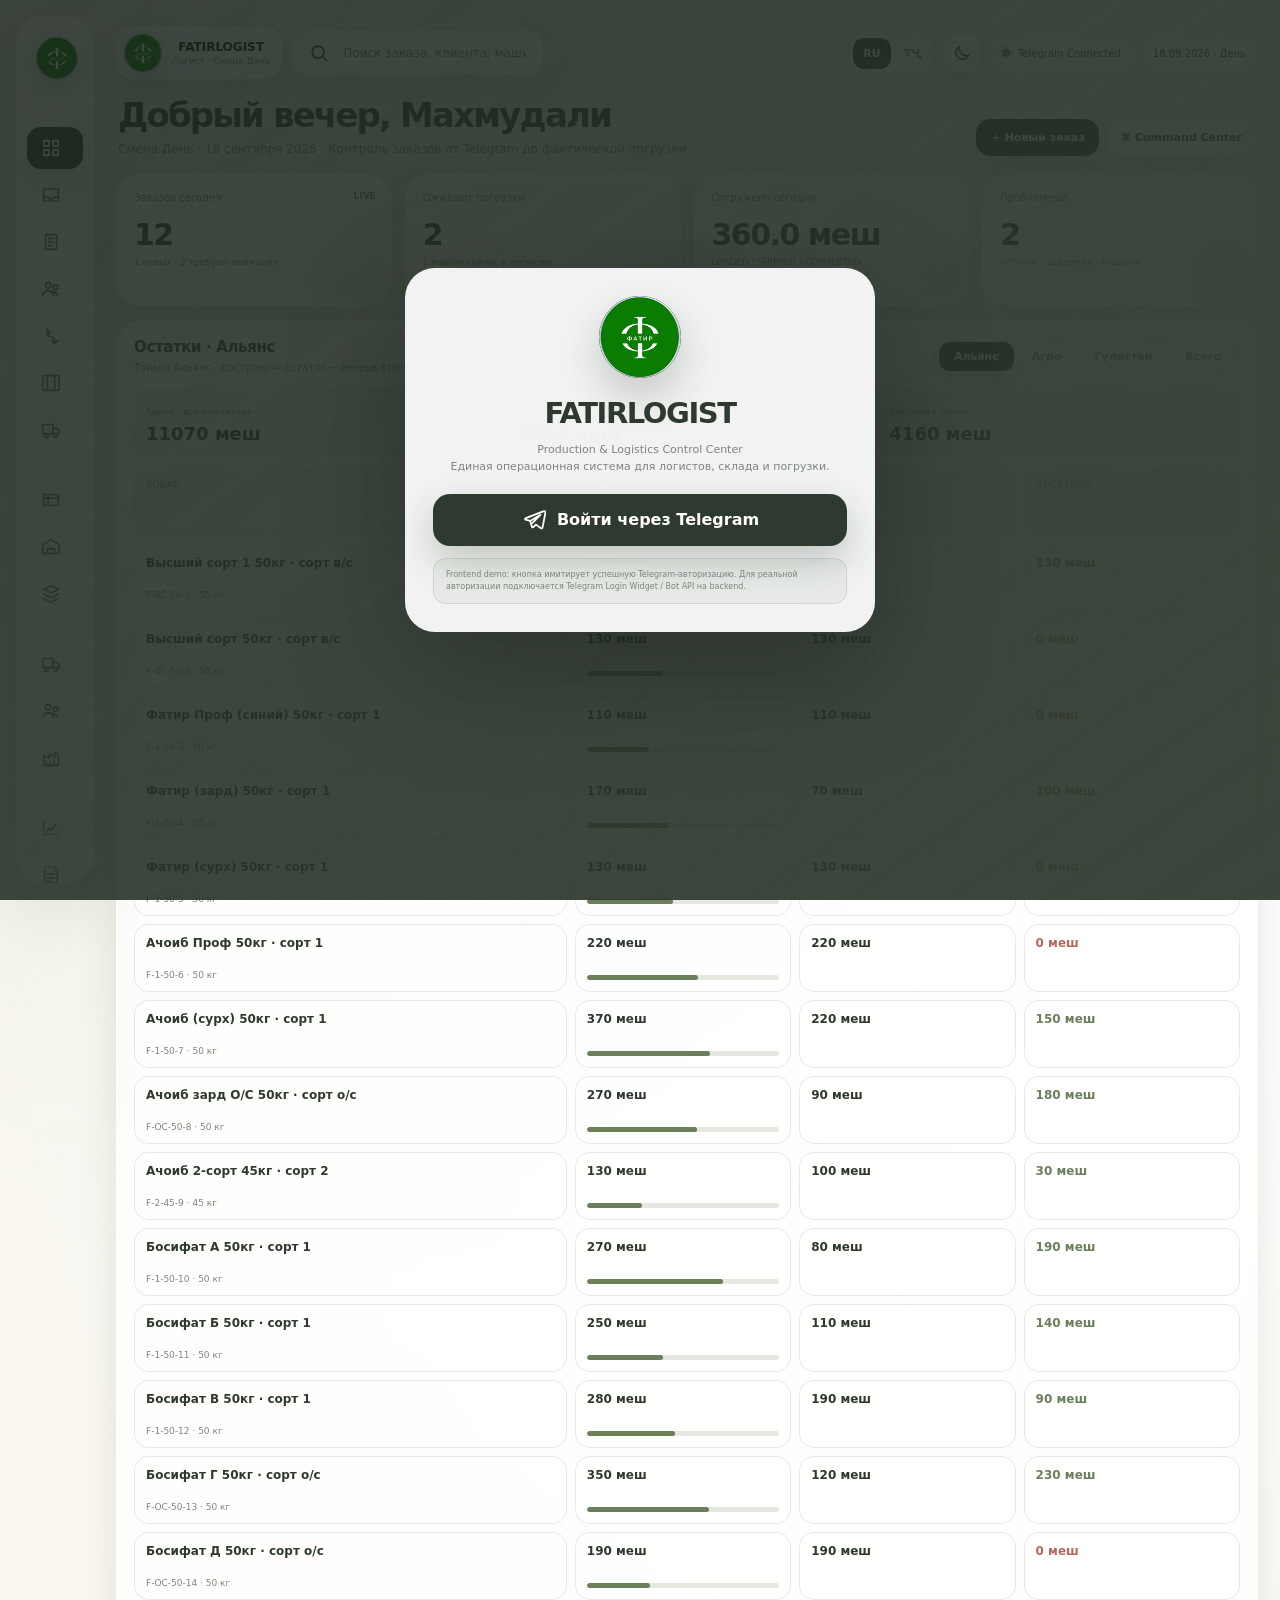
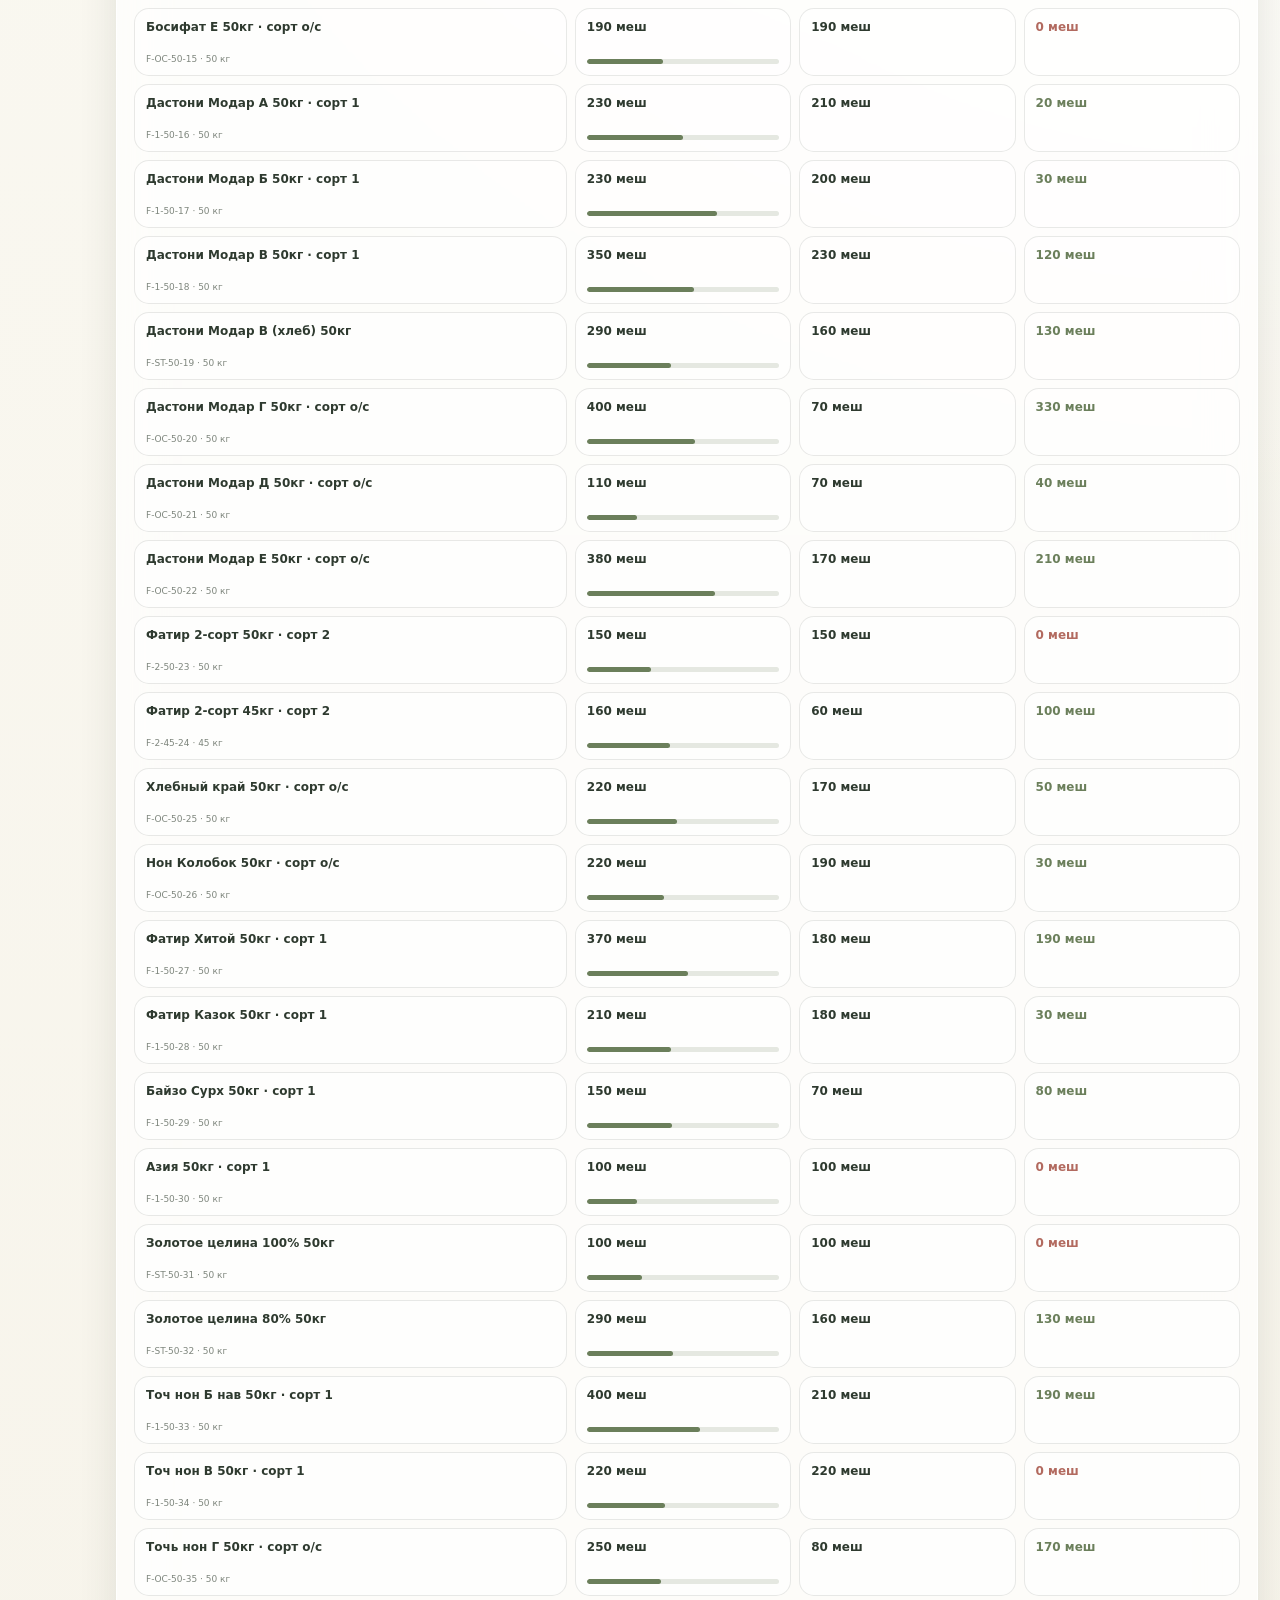
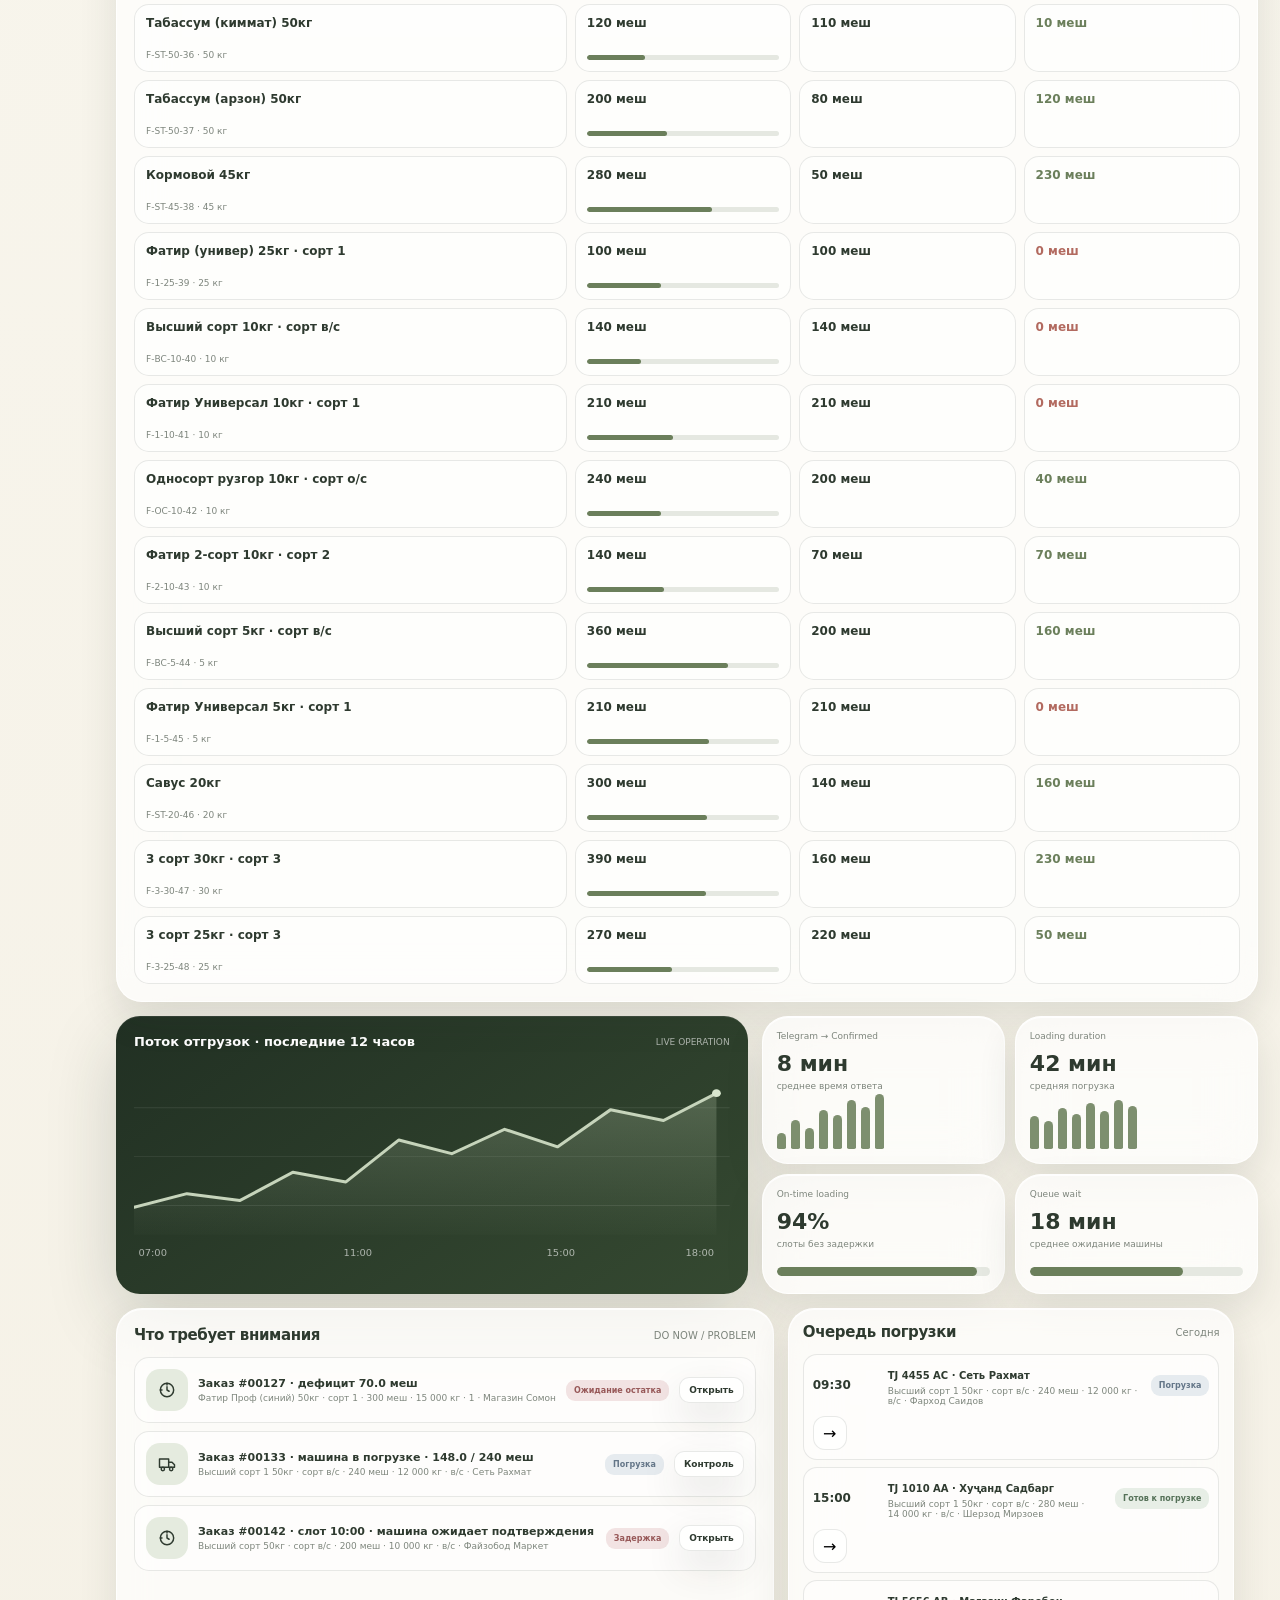
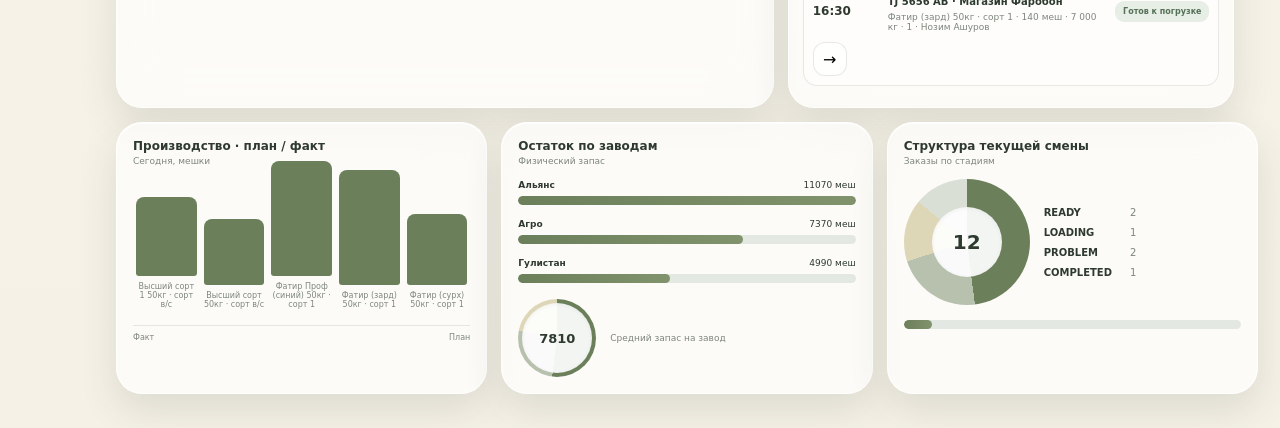
<file: index.html>
<!doctype html>
<html lang="ru">
<head>
<meta charset="utf-8">
<meta name="viewport" content="width=device-width,initial-scale=1,viewport-fit=cover">
<meta name="theme-color" content="#2E3A2F">
<title>FATIRLOGIST — Production & Logistics Control Center</title>
<link rel="stylesheet" href="css/styles.css">
<link rel="stylesheet" href="css/themes.css">
<script src="js/theme.js"></script>
</head>
<body>
<div id="loginLayer" class="login-bg">
  <div class="login-card">
    <div class="login-logo" style="overflow:hidden"><img src="assets/logo.png" alt="Фатир" style="width:100%;height:100%;object-fit:cover;border-radius:inherit;display:block"></div>
    <h1>FATIRLOGIST</h1>
    <p>Production & Logistics Control Center<br>Единая операционная система для логистов, склада и погрузки.</p>
    <button class="telegram-login" onclick="loginTelegram()"><span class="icon" style="color:white"><svg viewBox="0 0 24 24" width="24" height="24" fill="none" stroke="currentColor" stroke-width="1.8"><path d="M21.2 3.4 3.9 10.1c-1.2.5-1.1 1.2-.2 1.5l4.4 1.4 1.7 5.3c.2.6.1.9.7 1 .5.1.8-.1 1.1-.4l2.4-2.3 4.9 3.6c.9.5 1.5.2 1.7-.8l2.8-14.8c.3-1.2-.5-1.7-1.2-1.2Z"/><path d="m8.1 13 10.8-6.6-8.9 8.9"/></svg></span>Войти через Telegram</button>
    <div class="demo-note">Frontend demo: кнопка имитирует успешную Telegram-авторизацию. Для реальной авторизации подключается Telegram Login Widget / Bot API на backend.</div>
  </div>
</div>

<div id="drawerBg" class="drawer-bg" onclick="closeDrawer(event)">
  <aside class="mobile-drawer" onclick="event.stopPropagation()">
    <div class="drawer-head"><div class="drawer-brand"><div class="round-logo" style="overflow:hidden"><img src="assets/logo.png" alt="Фатир" style="width:100%;height:100%;object-fit:cover;border-radius:inherit;display:block"></div><div><b>FATIRLOGIST</b><small>Logistics Control Center</small></div></div><button class="close" onclick="closeDrawer()">×</button></div>
    <div class="drawer-tools"><div class="lang-switch" role="group" aria-label="Язык"><button data-lang="ru" onclick="setLang('ru')">RU</button><button data-lang="tg" onclick="setLang('tg')">ТҶ</button></div><button class="icon-btn theme-btn" onclick="toggleTheme()" title="Светлая / тёмная тема" aria-label="Theme"><svg class="i-moon" viewBox="0 0 24 24" width="20" height="20" fill="none" stroke="currentColor" stroke-width="1.8" stroke-linecap="round" stroke-linejoin="round"><path d="M20 14.5A8 8 0 0 1 9.5 4a8 8 0 1 0 10.5 10.5Z"/></svg><svg class="i-sun" viewBox="0 0 24 24" width="20" height="20" fill="none" stroke="currentColor" stroke-width="1.8" stroke-linecap="round"><circle cx="12" cy="12" r="4"/><path d="M12 3v2M12 19v2M3 12h2M19 12h2M5.6 5.6 7 7M17 17l1.4 1.4M5.6 18.4 7 17M17 7l1.4-1.4"/></svg></button></div><div class="drawer-section">Основное</div><nav id="drawerNav" class="drawer-nav"></nav>
  </aside>
</div>

<div class="app">
  <aside class="desktop-sidebar">
    <div class="side-brand"><div class="round-logo" style="overflow:hidden"><img src="assets/logo.png" alt="Фатир" style="width:100%;height:100%;object-fit:cover;border-radius:inherit;display:block"></div><div class="brand-text"><b>FATIRLOGIST</b><span>Operations Control Center</span></div></div>
    <div id="sideNav"></div>
    <div class="side-footer"><div class="system-pill"><span class="system-dot"></span><span>Telegram Connected</span></div></div>
  </aside>
  <main class="main"><div class="shell">
    <header class="topbar">
      <div class="top-left">
        <button class="profile-trigger" onclick="openDrawer()"><div class="round-logo" style="overflow:hidden"><img src="assets/logo.png" alt="Фатир" style="width:100%;height:100%;object-fit:cover;border-radius:inherit;display:block"></div><div class="profile-meta"><b>FATIRLOGIST</b><small>Логист · Смена День</small></div></button>
        <div class="searchbar"><span class="icon"><svg viewBox="0 0 24 24" width="22" height="22" fill="none" stroke="currentColor" stroke-width="1.8"><circle cx="11" cy="11" r="6.5"/><path d="m16 16 4.5 4.5"/></svg></span><input id="globalSearch" placeholder="Поиск заказа, клиента, машины..." oninput="globalSearch(this.value)"></div>
      </div>
      <div class="top-right"><div class="lang-switch" role="group" aria-label="Язык"><button data-lang="ru" onclick="setLang('ru')">RU</button><button data-lang="tg" onclick="setLang('tg')">ТҶ</button></div><button class="icon-btn theme-btn" onclick="toggleTheme()" title="Светлая / тёмная тема" aria-label="Theme"><svg class="i-moon" viewBox="0 0 24 24" width="20" height="20" fill="none" stroke="currentColor" stroke-width="1.8" stroke-linecap="round" stroke-linejoin="round"><path d="M20 14.5A8 8 0 0 1 9.5 4a8 8 0 1 0 10.5 10.5Z"/></svg><svg class="i-sun" viewBox="0 0 24 24" width="20" height="20" fill="none" stroke="currentColor" stroke-width="1.8" stroke-linecap="round"><circle cx="12" cy="12" r="4"/><path d="M12 3v2M12 19v2M3 12h2M19 12h2M5.6 5.6 7 7M17 17l1.4 1.4M5.6 18.4 7 17M17 7l1.4-1.4"/></svg></button><div class="top-pill"><span class="green-dot"></span>Telegram Connected</div><div class="top-pill">18.09.2026 · День</div></div>
    </header>

    <section id="dashboard" class="page active"></section>
    <section id="telegram" class="page"></section>
    <section id="orders" class="page"></section>
    <section id="clients" class="page"></section>
    <section id="consolidated" class="page"></section>
    <section id="board" class="page"></section>
    <section id="loading" class="page"></section>
    <section id="stock" class="page"></section>
    <section id="warehouse" class="page"></section>
    <section id="products" class="page"></section>
    <section id="vehicles" class="page"></section>
    <section id="logisticians" class="page"></section>
    <section id="warehouseManagers" class="page"></section>
    <section id="analytics" class="page"></section>
    <section id="reports" class="page"></section>
    <section id="notifications" class="page"></section>
    <section id="audit" class="page"></section>
    <section id="codes" class="page"></section>
    <section id="settings" class="page"></section>
  </div></main>
</div>

<nav id="mobileBottom" class="mobile-bottom"></nav>
<div id="modal" class="modal-bg" onclick="if(event.target===this)closeModal()"><div id="modalContent" class="modal"></div></div>
<div id="toast" class="toast"></div>


<script src="js/data.js"></script>
<script src="js/core.js"></script>
<script src="js/actions.js"></script>
<script src="js/shell.js"></script>
<script src="i18n/tg.js"></script>
<script src="js/i18n.js"></script>
</body>
</html>
</file>
<file: css/styles.css>
:root{
  --dark:#2E3A2F;--dark2:#1f2921;--green:#6B7F5B;--bg:#F8F6EE;--paper:#fffdf7;
  --glass:rgba(255,255,255,.70);--glass2:rgba(255,255,255,.52);--line:rgba(46,58,47,.11);
  --muted:#7d857c;--shadow:0 24px 70px rgba(46,58,47,.12),0 4px 18px rgba(46,58,47,.06);
  --shadow2:0 16px 38px rgba(46,58,47,.12), inset 0 1px 0 rgba(255,255,255,.84);
  --r:26px;--ok:#5e815f;--warn:#a47b3e;--danger:#a96060;--info:#65788d;--purple:#7a6fb3;
}
*{box-sizing:border-box}html,body{margin:0;min-height:100%;font-family:Inter,ui-sans-serif,system-ui,-apple-system,BlinkMacSystemFont,"Segoe UI",sans-serif;background:
radial-gradient(circle at 12% -8%,rgba(107,127,91,.18),transparent 30%),
radial-gradient(circle at 95% 18%,rgba(255,255,255,.9),transparent 28%),
linear-gradient(180deg,#fbfaf4 0%,#f5f1e6 100%);color:var(--dark)}
button,input,select,textarea{font:inherit}button{cursor:pointer}a{text-decoration:none;color:inherit}
::-webkit-scrollbar{width:9px;height:9px}::-webkit-scrollbar-thumb{background:rgba(46,58,47,.16);border-radius:99px}
.app{min-height:100vh;display:flex}.desktop-sidebar{position:fixed;z-index:50;left:16px;top:16px;bottom:16px;width:78px;padding:12px 10px;border:1px solid rgba(255,255,255,.84);border-radius:28px;background:rgba(255,255,255,.57);backdrop-filter:blur(26px);box-shadow:var(--shadow);overflow:hidden;transition:.28s ease}.desktop-sidebar:hover{width:270px}.side-brand{height:58px;display:flex;align-items:center;gap:11px;padding:0 9px;border-bottom:1px solid rgba(46,58,47,.07);margin-bottom:12px}.round-logo{width:42px;height:42px;border-radius:50%;display:grid;place-items:center;background:linear-gradient(145deg,#2E3A2F,#53664c);color:white;font-weight:800;font-size:12px;box-shadow:0 8px 20px rgba(46,58,47,.2);flex:0 0 auto}.brand-text{white-space:nowrap;opacity:0;transition:.2s}.desktop-sidebar:hover .brand-text{opacity:1}.brand-text b{display:block;font-size:14px;letter-spacing:-.02em}.brand-text span{display:block;margin-top:2px;font-size:10px;color:var(--muted)}
.nav-section{padding:13px 10px 5px;font-size:9px;text-transform:uppercase;letter-spacing:.15em;color:#9ba09a;white-space:nowrap;opacity:0}.desktop-sidebar:hover .nav-section{opacity:1}.side-nav{display:flex;flex-direction:column;gap:5px}.side-nav button{height:42px;border:0;background:transparent;color:#5e675f;border-radius:14px;display:flex;align-items:center;gap:12px;padding:0 11px;text-align:left;white-space:nowrap}.side-nav button:hover{background:rgba(107,127,91,.09);color:var(--dark)}.side-nav button.active{background:var(--dark);color:#fff;box-shadow:0 10px 26px rgba(46,58,47,.17)}.icon{width:26px;height:26px;display:grid;place-items:center;flex:0 0 26px}.side-nav span{opacity:0;transition:.2s;font-size:11px;font-weight:650}.desktop-sidebar:hover .side-nav span{opacity:1}.side-footer{position:absolute;left:10px;right:10px;bottom:12px}.system-pill{height:40px;border:1px solid var(--line);background:rgba(255,255,255,.45);border-radius:13px;display:flex;align-items:center;gap:9px;padding:0 10px;font-size:10px;white-space:nowrap}.system-dot{width:7px;height:7px;background:#5f885f;border-radius:50%;box-shadow:0 0 0 4px rgba(95,136,95,.10)}.system-pill span:last-child{opacity:0}.desktop-sidebar:hover .system-pill span:last-child{opacity:1}
.main{width:100%;padding:18px 22px 34px 116px}.shell{max-width:1640px;margin:auto}.topbar{height:70px;display:flex;align-items:center;justify-content:space-between;gap:14px;margin-bottom:7px}.top-left{display:flex;align-items:center;gap:10px;min-width:0}.profile-trigger{display:flex;align-items:center;gap:10px;border:1px solid rgba(255,255,255,.84);background:rgba(255,255,255,.65);backdrop-filter:blur(24px);border-radius:18px;padding:6px 11px 6px 7px;box-shadow:var(--shadow2)}.profile-trigger .round-logo{width:38px;height:38px;font-size:11px}.profile-meta b{display:block;font-size:12px}.profile-meta small{display:block;margin-top:2px;font-size:9px;color:var(--muted)}.searchbar{min-width:250px;max-width:440px;flex:1;display:flex;align-items:center;gap:9px;border:1px solid rgba(255,255,255,.9);background:rgba(255,255,255,.60);backdrop-filter:blur(18px);height:44px;border-radius:16px;padding:0 13px;box-shadow:var(--shadow2)}.searchbar input{width:100%;border:0;outline:0;background:transparent;font-size:12px;color:var(--dark)}.top-right{display:flex;align-items:center;gap:8px}.top-pill{height:39px;border:1px solid var(--line);background:rgba(255,255,255,.54);backdrop-filter:blur(18px);border-radius:14px;display:flex;align-items:center;gap:8px;padding:0 11px;font-size:10px;white-space:nowrap}.green-dot{width:8px;height:8px;border-radius:50%;background:#5f885f;box-shadow:0 0 0 4px rgba(95,136,95,.10)}.icon-btn{width:44px;height:44px;border-radius:14px;border:1px solid var(--line);background:rgba(255,255,255,.58);display:grid;place-items:center;color:var(--dark);box-shadow:var(--shadow2)}
.page{display:none}.page.active{display:block}.hero-row{display:flex;align-items:flex-end;justify-content:space-between;gap:16px;margin:6px 2px 18px}.hero h1{margin:0;font-size:34px;letter-spacing:-.055em}.hero p{margin:7px 0 0;color:var(--muted);font-size:12px}.hero-actions{display:flex;gap:8px;flex-wrap:wrap}.btn{border:1px solid var(--line);background:rgba(255,255,255,.68);color:var(--dark);border-radius:14px;padding:10px 13px;font-size:11px;font-weight:720;box-shadow:var(--shadow2);transition:.18s}.btn:hover{transform:translateY(-1px)}.btn.primary{background:var(--dark);border-color:var(--dark);color:white;box-shadow:0 12px 25px rgba(46,58,47,.18)}.btn.ghost{background:rgba(255,255,255,.36);box-shadow:none}.btn.danger{color:#915252}.btn.mini{padding:7px 9px;font-size:9px;border-radius:10px}
.glass{background:var(--glass);border:1px solid rgba(255,255,255,.82);backdrop-filter:blur(24px);box-shadow:var(--shadow2);border-radius:var(--r)}
.metrics{display:grid;grid-template-columns:repeat(4,1fr);gap:13px;margin-bottom:14px}.metric{padding:17px;min-height:132px;position:relative;overflow:hidden}.metric:after{content:"";position:absolute;right:-30px;bottom:-35px;width:120px;height:120px;border-radius:50%;background:radial-gradient(circle,rgba(107,127,91,.16),transparent 65%)}.metric .label{font-size:10px;color:var(--muted)}.metric .num{margin-top:14px;font-size:30px;font-weight:800;letter-spacing:-.05em}.metric .sub{margin-top:5px;font-size:9px;color:var(--muted)}.metric .spark{position:absolute;right:15px;top:16px;font-size:9px;color:var(--green);font-weight:700}
.section-card{padding:17px}.section-head{display:flex;align-items:center;justify-content:space-between;gap:10px;margin-bottom:13px}.section-head h3{margin:0;font-size:15px;letter-spacing:-.025em}.section-head small{font-size:10px;color:var(--muted)}
.factory-stock{margin-bottom:14px}.factory-grid{display:grid;grid-template-columns:1.1fr repeat(5,.78fr);gap:8px;align-items:stretch}.factory-cell{padding:11px;border-radius:15px;background:rgba(255,255,255,.52);border:1px solid var(--line);min-height:68px;display:flex;flex-direction:column;justify-content:flex-start;gap:2px}.factory-cell.head{background:rgba(46,58,47,.045);font-size:9px;text-transform:uppercase;letter-spacing:.07em;color:#828a82}.factory-cell b{font-size:12px;line-height:1.3;white-space:nowrap;overflow:hidden;text-overflow:ellipsis}.factory-cell small{display:block;margin-top:auto;padding-top:4px;color:var(--muted);font-size:9px}.stock-progress{height:5px;background:#e5e8e1;border-radius:99px;overflow:hidden;margin-top:7px}.stock-progress i{height:100%;display:block;background:var(--green);border-radius:inherit}.factory-cell .stock-progress{margin-top:auto}
.bento{display:grid;grid-template-columns:1.12fr .88fr;gap:14px}.chart-dark{background:linear-gradient(145deg,#213023,#354931);color:white;border-radius:24px;padding:18px;min-height:265px;box-shadow:0 24px 70px rgba(29,47,32,.18),inset 0 1px rgba(255,255,255,.08)}.chart-dark .muted{color:rgba(255,255,255,.62)}.chart-title{display:flex;justify-content:space-between;align-items:center;margin-bottom:10px}.chart-title b{font-size:13px}.chart-title span{font-size:9px;color:rgba(255,255,255,.62)}svg.chart{width:100%;height:205px;display:block}.chart-grid{stroke:rgba(255,255,255,.09);stroke-width:1}.chart-line{fill:none;stroke:#c6d4bb;stroke-width:3;stroke-linecap:round;stroke-linejoin:round}.chart-area{fill:url(#areaFill)}.chart-points{fill:#d9e7cf}.chart-label{fill:rgba(255,255,255,.62);font-size:9px}.mini-grid{display:grid;grid-template-columns:repeat(2,1fr);gap:10px}.mini-stat{padding:14px;min-height:120px}.mini-stat .label{font-size:9px;color:var(--muted)}.mini-stat .num{font-size:22px;font-weight:790;margin-top:10px}.mini-stat .note{font-size:9px;color:var(--muted);margin-top:5px}.bar-cluster{display:flex;align-items:flex-end;gap:5px;height:46px;margin-top:12px}.bar-cluster i{display:block;width:9px;border-radius:5px 5px 2px 2px;background:var(--green);opacity:.88}.donut-wrap{display:flex;align-items:center;gap:14px}.donut{width:126px;height:126px;border-radius:50%;background:conic-gradient(var(--green) 0 48%,#b7c1ae 48% 70%,#ddd6b7 70% 86%,#d9dfd5 86% 100%);position:relative;display:grid;place-items:center}.donut:after{content:"";position:absolute;width:70px;height:70px;border-radius:50%;background:rgba(255,255,255,.92);box-shadow:inset 0 1px 4px rgba(46,58,47,.06)}.donut strong{position:relative;z-index:2;font-size:20px}.legend{display:flex;flex-direction:column;gap:9px}.legend div{display:flex;justify-content:space-between;gap:18px;font-size:10px}.legend span{color:var(--muted)}
.operations{display:grid;grid-template-columns:1.05fr .95fr;gap:14px;margin-top:14px}.list{display:flex;flex-direction:column;gap:8px}.list-row{padding:11px;border-radius:15px;border:1px solid var(--line);background:rgba(255,255,255,.50);display:flex;align-items:center;gap:10px}.list-row .avatar-mini{width:42px;height:42px;border-radius:14px;background:#e5ebdf;display:grid;place-items:center;font-weight:780;font-size:11px}.list-row .body{flex:1;min-width:0}.list-row .body b{font-size:11px;display:block}.list-row .body small{font-size:9px;color:var(--muted);display:block;margin-top:3px;white-space:nowrap;overflow:hidden;text-overflow:ellipsis}.badge{font-size:8px;font-weight:780;padding:6px 8px;border-radius:9px;background:#e7eee6;color:#557158;white-space:nowrap}.badge.warn{background:#f1eadc;color:#8a6a33}.badge.danger{background:#f2e3e3;color:#975858}.badge.info{background:#e6ebef;color:#647688}.badge.dark{background:var(--dark);color:#fff}.queue-card{padding:14px}.queue-row{display:grid;grid-template-columns:65px 1fr auto;gap:10px;align-items:center;padding:9px;border:1px solid var(--line);border-radius:14px;background:rgba(255,255,255,.48);margin-bottom:7px}.queue-time{font-size:12px;font-weight:760}.queue-row b{font-size:10px}.queue-row small{display:block;font-size:9px;color:var(--muted);margin-top:3px}.arrow-btn{width:34px;height:34px;border:1px solid var(--line);background:rgba(255,255,255,.62);border-radius:12px;display:grid;place-items:center}
.page-grid{display:grid;grid-template-columns:1fr;gap:14px}.toolbar{display:flex;gap:8px;align-items:center;flex-wrap:wrap;margin-bottom:12px}.search{flex:1;min-width:180px}.search input{width:100%;height:42px;border:1px solid var(--line);border-radius:14px;background:rgba(255,255,255,.60);outline:none;padding:0 13px;font-size:11px}.chips{display:flex;gap:6px;flex-wrap:wrap}.chip{padding:8px 10px;border:1px solid var(--line);border-radius:11px;background:rgba(255,255,255,.48);font-size:9px;cursor:pointer}.chip.active{background:var(--dark);color:#fff}.table-wrap{overflow:auto}.data-table{width:100%;border-collapse:separate;border-spacing:0 7px;min-width:920px;font-size:10px}.data-table th{text-align:left;padding:0 9px 4px;color:#8a918a;font-size:8px;text-transform:uppercase;letter-spacing:.08em}.data-table td{padding:11px 9px;background:rgba(255,255,255,.50);border-top:1px solid var(--line);border-bottom:1px solid var(--line);height:49px}.data-table td:first-child{border-left:1px solid var(--line);border-radius:13px 0 0 13px;font-weight:760}.data-table td:last-child{border-right:1px solid var(--line);border-radius:0 13px 13px 0}.clickable-row{cursor:pointer}.clickable-row:hover td{background:rgba(107,127,91,.07)}.muted{color:var(--muted)}
.cards-grid{display:grid;grid-template-columns:repeat(4,1fr);gap:11px}.product-card{padding:15px;min-height:175px;cursor:pointer;position:relative;overflow:hidden}.product-card:hover{transform:translateY(-2px)}.product-card .iconbox{width:48px;height:48px;border-radius:16px;background:#e8eee3;display:grid;place-items:center}.product-card h4{margin:12px 0 4px;font-size:12px}.product-card p{margin:0;color:var(--muted);font-size:9px}.product-card .qty{font-size:24px;font-weight:800;margin-top:16px;letter-spacing:-.04em}.product-card .foot{display:flex;justify-content:space-between;margin-top:6px;font-size:8px;color:var(--muted)}
.board{display:grid;grid-template-columns:repeat(6,minmax(205px,1fr));gap:9px;overflow:auto;padding-bottom:3px}.board-col{min-height:470px;padding:9px;background:rgba(255,255,255,.34);border:1px solid var(--line);border-radius:18px}.board-head{display:flex;justify-content:space-between;font-size:9px;font-weight:800;padding:3px 4px 8px}.board-head span{color:var(--muted)}.board-card{padding:10px;border-radius:14px;border:1px solid rgba(255,255,255,.9);background:rgba(255,255,255,.69);box-shadow:0 9px 22px rgba(46,58,47,.05);margin-bottom:7px;cursor:grab}.board-card b{font-size:10px}.board-card small{font-size:8px;color:var(--muted);display:block;line-height:1.5;margin-top:4px}.dragging{opacity:.45}
.two-col{display:grid;grid-template-columns:1.1fr .9fr;gap:14px}.detail-head{display:flex;justify-content:space-between;gap:12px;align-items:flex-start}.detail-grid{display:grid;grid-template-columns:repeat(4,1fr);gap:8px;margin-top:13px}.detail-cell{padding:11px;border:1px solid var(--line);background:rgba(255,255,255,.48);border-radius:14px}.detail-cell small{display:block;font-size:8px;color:var(--muted);text-transform:uppercase;letter-spacing:.06em}.detail-cell b{display:block;font-size:11px;margin-top:4px}.timeline{position:relative;padding-left:22px}.timeline:before{content:"";position:absolute;left:7px;top:7px;bottom:7px;width:1px;background:#d8ddd6}.event{position:relative;padding-bottom:15px}.event:before{content:"";position:absolute;left:-20px;top:2px;width:8px;height:8px;border-radius:50%;background:var(--green);box-shadow:0 0 0 4px #e6ece4}.event b{font-size:10px}.event small{display:block;font-size:8px;color:var(--muted);margin-top:3px}
.progress-track{height:9px;background:#e4e8e2;border-radius:99px;overflow:hidden}.progress-track i{display:block;height:100%;background:linear-gradient(90deg,var(--green),#80936c);border-radius:inherit}.extra-charts{display:grid;grid-template-columns:1fr 1fr 1fr;gap:14px;margin-top:14px}.chart-card{padding:16px;min-height:245px}.chart-card h4{margin:0;font-size:12px}.chart-card small{display:block;color:var(--muted);font-size:9px;margin-top:3px}.bars{display:flex;align-items:flex-end;gap:7px;height:150px;padding:10px 3px 16px;border-bottom:1px solid var(--line)}.bars i{width:16px;background:var(--green);border-radius:6px 6px 2px 2px;display:block}.metric-row{display:grid;grid-template-columns:150px 1fr 70px;gap:10px;align-items:center;margin:11px 0}.metric-row span,.metric-row small{font-size:9px}.metric-row small{text-align:right;color:var(--muted)}
.form-grid{display:grid;grid-template-columns:repeat(2,1fr);gap:10px}.field{display:flex;flex-direction:column;gap:5px}.field.full{grid-column:1/-1}.field label{font-size:9px;color:#858d85}.field input,.field select,.field textarea{width:100%;min-height:42px;border:1px solid var(--line);background:rgba(255,255,255,.65);border-radius:13px;padding:10px 11px;outline:none;color:var(--dark)}.field textarea{min-height:90px;resize:vertical}.modal-bg{position:fixed;inset:0;z-index:100;background:rgba(20,27,21,.32);backdrop-filter:blur(7px);display:none;align-items:center;justify-content:center;padding:18px}.modal-bg.open{display:flex}.modal{width:min(860px,100%);max-height:92vh;overflow:auto;background:rgba(249,247,238,.94);border:1px solid rgba(255,255,255,.9);border-radius:27px;box-shadow:0 35px 110px rgba(19,27,20,.28);padding:20px}.modal-head{display:flex;justify-content:space-between;align-items:flex-start;gap:10px;margin-bottom:15px}.modal-head h2{margin:0;font-size:19px;letter-spacing:-.035em}.modal-sub{margin-top:4px;font-size:9px;color:var(--muted)}.close{width:37px;height:37px;border-radius:12px;border:1px solid var(--line);background:rgba(255,255,255,.65);display:grid;place-items:center;font-size:18px}.modal-actions{display:flex;justify-content:flex-end;gap:8px;margin-top:17px;flex-wrap:wrap}.choice-row{display:grid;grid-template-columns:1fr 1fr 1fr;gap:9px}.choice{padding:12px;border:1px solid var(--line);background:rgba(255,255,255,.55);border-radius:14px}.choice b{font-size:10px}.choice small{display:block;margin-top:3px;color:var(--muted);font-size:8px}.order-math{display:grid;grid-template-columns:repeat(3,1fr);gap:9px;margin-top:11px}.math{padding:11px;border-radius:14px;background:#edf1e8;border:1px solid #e0e7da}.math small{font-size:8px;color:var(--muted)}.math b{display:block;font-size:18px;margin-top:4px}.login-bg{position:fixed;inset:0;z-index:200;background:linear-gradient(145deg,rgba(25,35,28,.84),rgba(46,58,47,.94));display:flex;align-items:center;justify-content:center;padding:20px}.login-card{width:min(470px,100%);padding:28px;border-radius:30px;background:rgba(255,255,255,.93);box-shadow:0 40px 120px rgba(0,0,0,.28)}.login-logo{width:82px;height:82px;border-radius:50%;display:grid;place-items:center;background:var(--dark);color:#fff;font-weight:900;font-size:21px;margin:0 auto 18px;box-shadow:0 18px 38px rgba(46,58,47,.22)}.login-card h1{margin:0;text-align:center;font-size:29px;letter-spacing:-.05em}.login-card p{text-align:center;color:var(--muted);font-size:11px;line-height:1.6}.telegram-login{width:100%;height:52px;border:0;border-radius:17px;background:var(--dark);color:white;font-weight:790;display:flex;align-items:center;justify-content:center;gap:10px;box-shadow:0 15px 35px rgba(46,58,47,.24);margin-top:18px}.demo-note{margin-top:12px;padding:10px 12px;border:1px solid var(--line);border-radius:13px;background:rgba(107,127,91,.07);font-size:8px;color:var(--muted);line-height:1.55}.drawer-bg{position:fixed;inset:0;z-index:90;background:rgba(20,27,21,.24);backdrop-filter:blur(4px);display:none}.drawer-bg.open{display:block}.mobile-drawer{position:absolute;left:12px;top:12px;bottom:12px;width:min(310px,calc(100% - 24px));background:rgba(248,247,240,.94);border:1px solid rgba(255,255,255,.9);border-radius:27px;box-shadow:0 35px 110px rgba(19,27,20,.28);padding:14px;overflow:auto}.drawer-head{display:flex;align-items:center;justify-content:space-between;margin-bottom:13px}.drawer-brand{display:flex;align-items:center;gap:9px}.drawer-brand b{font-size:14px}.drawer-brand small{display:block;color:var(--muted);font-size:9px;margin-top:2px}.drawer-nav{display:flex;flex-direction:column;gap:5px}.drawer-nav button{height:44px;border:0;background:transparent;border-radius:14px;display:flex;align-items:center;gap:11px;padding:0 10px;color:#5d665e;text-align:left}.drawer-nav button.active{background:var(--dark);color:#fff}.drawer-section{font-size:8px;text-transform:uppercase;letter-spacing:.15em;color:#989f98;padding:14px 9px 6px}
.mobile-bottom{display:none}.toast{position:fixed;right:18px;bottom:18px;z-index:160;padding:12px 14px;border-radius:14px;background:var(--dark);color:#fff;font-size:10px;box-shadow:0 20px 40px rgba(46,58,47,.25);opacity:0;transform:translateY(12px);pointer-events:none;transition:.24s}.toast.show{opacity:1;transform:translateY(0)}
@media (max-width:1200px){.metrics{grid-template-columns:repeat(2,1fr)}.factory-grid{grid-template-columns:1.1fr repeat(5,.78fr);overflow-x:auto}.cards-grid{grid-template-columns:repeat(3,1fr)}.bento,.operations,.two-col{grid-template-columns:1fr}.desktop-sidebar:hover{width:78px}.desktop-sidebar:hover .brand-text,.desktop-sidebar:hover .nav-section,.desktop-sidebar:hover .side-nav span,.desktop-sidebar:hover .system-pill span:last-child{opacity:0}.desktop-sidebar:hover .side-brand,.desktop-sidebar:hover .side-nav button{justify-content:flex-start}.desktop-sidebar{display:none}.main{padding-left:22px}.mobile-menu-trigger{display:grid!important}}
@media (max-width:760px){body{padding-bottom:76px}.main{padding:10px 10px 24px}.topbar{height:60px;margin-bottom:6px;flex-wrap:nowrap}.profile-trigger{order:0}.profile-meta{display:none}.profile-trigger .round-logo{width:38px;height:38px}.searchbar{min-width:0;height:40px;flex:1}.top-right .top-pill,.top-right .icon-btn{display:none}.hero-row{display:block;margin:6px 1px 13px}.hero h1{font-size:25px}.hero p{font-size:10px}.hero-actions{margin-top:10px}.hero-actions .btn:not(.primary){display:none}.metrics{grid-template-columns:repeat(2,1fr);gap:8px}.metric{min-height:118px;padding:13px}.metric .num{font-size:25px}.factory-grid{grid-template-columns:125px repeat(3,105px) 105px 105px;min-width:660px}.factory-stock{overflow-x:auto}.section-card{padding:13px}.chart-dark{min-height:230px;padding:14px}.mini-grid{grid-template-columns:repeat(2,1fr)}svg.chart{height:170px}.cards-grid{grid-template-columns:repeat(2,1fr);gap:8px}.product-card{min-height:155px;padding:12px}.queue-row{grid-template-columns:55px 1fr auto}.detail-grid{grid-template-columns:repeat(2,1fr)}.form-grid{grid-template-columns:1fr}.field.full{grid-column:auto}.choice-row{grid-template-columns:1fr}.order-math{grid-template-columns:1fr}.mobile-bottom{position:fixed;z-index:70;display:grid;grid-template-columns:repeat(5,1fr);left:10px;right:10px;bottom:10px;height:62px;background:rgba(255,255,255,.80);backdrop-filter:blur(22px);border:1px solid rgba(255,255,255,.9);border-radius:21px;box-shadow:0 18px 50px rgba(46,58,47,.18);padding:5px}.mobile-bottom button{border:0;background:transparent;border-radius:16px;color:#7a817a;font-size:8px;display:flex;flex-direction:column;align-items:center;justify-content:center;gap:3px}.mobile-bottom button.active{background:var(--dark);color:#fff}.mobile-drawer{width:calc(100% - 20px);left:10px;top:10px;bottom:10px}.login-card{padding:22px}.login-card h1{font-size:25px}.top-left{min-width:0}.top-left .profile-trigger{flex:0 0 auto}.searchbar input{font-size:10px}.page-grid .glass{overflow:hidden}.extra-charts{grid-template-columns:1fr}.chart-card{min-height:215px}}
@media (min-width:761px){.mobile-menu-trigger{display:none!important}}

/* ===== Переключатель заводов (дашборд) ===== */
.seg{display:inline-flex;gap:3px;padding:3px;border:1px solid var(--line);border-radius:14px;background:rgba(255,255,255,.54);flex:none}
.seg button{border:0;background:transparent;border-radius:11px;padding:8px 15px;font-size:11px;font-weight:760;color:var(--muted);cursor:pointer;transition:.2s}
.seg button:hover{color:var(--dark)}
.seg button.on{background:var(--dark);color:#fff;box-shadow:0 6px 16px rgba(46,58,47,.22)}
.factory-grid.f4{grid-template-columns:1.6fr repeat(3,.8fr);min-width:560px}
.factory-cell b.pos{color:var(--green)}.factory-cell b.zero{color:#b26a5f}
@media (max-width:760px){.section-head:has(.seg){flex-direction:column;align-items:flex-start}.seg{width:100%}.seg button{flex:1;padding:8px 6px}}

/* ===== Выбор клиента в заказе ===== */
.cpick{position:relative}
.cpick-btn{width:100%;min-height:50px;display:flex;align-items:center;gap:11px;text-align:left;border:1px solid var(--line);background:rgba(255,255,255,.65);border-radius:14px;padding:8px 13px;color:var(--dark);cursor:pointer;transition:.2s;font:inherit}
.cpick-btn:hover,.cpick.open .cpick-btn{border-color:var(--green);box-shadow:0 0 0 3px rgba(107,127,91,.14)}
.cpick-ph{color:var(--muted);font-size:12px}
.cpick-av{width:34px;height:34px;flex:none;border-radius:12px;background:#e5ebdf;color:#3d4a3e;display:grid;place-items:center;font-size:11px;font-weight:800;letter-spacing:.02em}
.cpick-av.ph{background:rgba(107,127,91,.10);font-size:15px}
.cpick-txt{display:flex;flex-direction:column;min-width:0;flex:1;gap:1px}
.cpick-txt b{font-size:12px;white-space:nowrap;overflow:hidden;text-overflow:ellipsis}
.cpick-txt small{font-size:9px;color:var(--muted);white-space:nowrap;overflow:hidden;text-overflow:ellipsis}
.cpick-caret{margin-left:auto;color:var(--muted);transition:.2s;font-size:12px}
.cpick.open .cpick-caret{transform:rotate(180deg)}
.cpick-pop{display:none;position:absolute;left:0;right:0;top:calc(100% + 6px);z-index:30;background:var(--paper);border:1px solid var(--line);border-radius:18px;box-shadow:0 26px 70px rgba(19,27,20,.26);overflow:hidden}
.cpick.open .cpick-pop{display:block;animation:cpickIn .16s ease}
@keyframes cpickIn{from{opacity:0;transform:translateY(-5px)}to{opacity:1;transform:none}}
.cpick-search{padding:10px;border-bottom:1px solid var(--line)}
.cpick-search input{width:100%;height:40px;border:1px solid var(--line);border-radius:12px;background:rgba(46,58,47,.04);padding:0 13px;outline:none;color:var(--dark);font-size:12px}
.cpick-search input:focus{border-color:var(--green)}
.cpick-list{max-height:250px;overflow:auto;padding:6px}
.cpick-item{display:flex;align-items:center;gap:10px;width:100%;border:0;background:transparent;text-align:left;padding:8px 9px;border-radius:13px;cursor:pointer;color:var(--dark);font:inherit;transition:.15s}
.cpick-item:hover{background:rgba(107,127,91,.11)}
.cpick-item.sel{background:rgba(107,127,91,.18)}
.cpick-empty{padding:16px;text-align:center;color:var(--muted);font-size:11px}
.cpick-add{width:100%;border:0;border-top:1px solid var(--line);background:rgba(107,127,91,.12);color:var(--dark);padding:14px;font:inherit;font-weight:780;font-size:12px;cursor:pointer;display:flex;align-items:center;justify-content:center;gap:8px;transition:.2s}
.cpick-add:hover{background:var(--green);color:#fff}

/* ===== Предпросмотр резерва ===== */
.res-preview:empty{display:none}
.res-preview{margin-top:11px;padding:12px 14px;border-radius:14px;border:1px solid rgba(107,127,91,.28);background:rgba(107,127,91,.09);font-size:11px;line-height:1.5}
.res-preview.bad{background:rgba(178,106,95,.10);border-color:rgba(178,106,95,.35)}
.res-chips{display:flex;gap:6px;flex-wrap:wrap;margin-top:8px}
.res-chips span{padding:5px 10px;border-radius:99px;background:rgba(255,255,255,.6);border:1px solid var(--line);font-size:10px}

html[data-theme=dark] .seg{background:rgba(255,255,255,.06)}
html[data-theme=dark] .seg button.on{background:var(--accent);color:#fff;box-shadow:none}
html[data-theme=dark] .cpick-btn{background:rgba(255,255,255,.06)}
html[data-theme=dark] .cpick-av{background:#243429;color:#c9d8c4}
html[data-theme=dark] .cpick-search input{background:rgba(255,255,255,.06)}
html[data-theme=dark] .res-chips span{background:rgba(255,255,255,.07)}
</file>
<file: css/themes.css>
/* Тёмная / светлая тема + переключатель языка */
.lang-switch{display:flex;gap:2px;padding:3px;border:1px solid var(--line);border-radius:14px;background:rgba(255,255,255,.54);height:39px;align-items:center}
.lang-switch button{border:0;background:transparent;border-radius:11px;height:31px;min-width:38px;font-size:11px;font-weight:760;color:var(--muted)}
.lang-switch button.on{background:var(--dark);color:#fff}
.theme-btn{width:39px;height:39px;padding:0}.theme-btn .i-sun{display:none}
.drawer-tools{display:flex;gap:8px;align-items:center;margin:0 0 12px}
/* fix: иконки меню в свёрнутой панели (в оригинале их скрывало .side-nav span{opacity:0}) */
.side-nav .icon{opacity:1}
.page-loading{padding:60px;text-align:center;color:var(--muted)}
html[data-theme=dark]{color-scheme:dark;--accent:#5f7350;--dark:#e6ece4;--dark2:#f2f5f0;--green:#8aa079;--bg:#141a15;--paper:#1b231c;--glass:rgba(34,44,36,.72);--glass2:rgba(34,44,36,.55);--line:rgba(255,255,255,.10);--muted:#9aa59a;--shadow:0 24px 70px rgba(0,0,0,.45),0 4px 18px rgba(0,0,0,.3);--shadow2:0 16px 38px rgba(0,0,0,.35),inset 0 1px 0 rgba(255,255,255,.05);--ok:#86ab87;--warn:#d0a663;--danger:#d08888;--info:#8aa0b6;--purple:#a396dd}
html[data-theme=dark],html[data-theme=dark] body{background:radial-gradient(circle at 12% -8%,rgba(107,127,91,.20),transparent 30%),linear-gradient(180deg,#141a15 0%,#0f140f 100%);color:var(--dark)}
html[data-theme=dark] .theme-btn .i-sun{display:block}html[data-theme=dark] .theme-btn .i-moon{display:none}
html[data-theme=dark] .lang-switch{background:rgba(255,255,255,.06)}
html[data-theme=dark] .lang-switch button.on{background:var(--accent);color:#fff}
html[data-theme=dark] .glass{border-color:rgba(255,255,255,.10)}
html[data-theme=dark] .modal,html[data-theme=dark] .mobile-drawer{background:rgba(24,31,25,.97);border-color:rgba(255,255,255,.10)}
html[data-theme=dark] .login-card{background:rgba(24,31,25,.97)}
html[data-theme=dark] .mobile-bottom{background:rgba(24,31,25,.90);border-color:rgba(255,255,255,.10)}
html[data-theme=dark] .donut:after{background:#1b231c}
html[data-theme=dark] .badge{background:#243429;color:#a8c3a0}
html[data-theme=dark] .badge.warn{background:#3a3222;color:#d9b878}
html[data-theme=dark] .badge.danger{background:#3b2626;color:#d99a9a}
html[data-theme=dark] .badge.dark{background:var(--accent);color:#fff}
html[data-theme=dark] .nav-section,html[data-theme=dark] .drawer-section{color:#7f8a7f}
html[data-theme=dark] .side-nav button,html[data-theme=dark] .drawer-nav button{color:#b4bdb3}
html[data-theme=dark] .side-nav button.active,html[data-theme=dark] .drawer-nav button.active,html[data-theme=dark] .mobile-bottom button.active{color:#fff}
html[data-theme=dark] input::placeholder{color:#7f8a7f}
html[data-theme=dark] .toast{background:var(--accent)}
html[data-theme=dark] .desktop-sidebar{background:rgba(255,255,255,.06);border-color:rgba(255,255,255,.11)}
html[data-theme=dark] .side-nav button.active{background:var(--accent);border-color:var(--accent)}
html[data-theme=dark] .system-pill{background:rgba(255,255,255,.06)}
html[data-theme=dark] .profile-trigger{background:rgba(255,255,255,.06);border-color:rgba(255,255,255,.11)}
html[data-theme=dark] .searchbar{background:rgba(255,255,255,.06);border-color:rgba(255,255,255,.11)}
html[data-theme=dark] .top-pill{background:rgba(255,255,255,.06)}
html[data-theme=dark] .icon-btn{background:rgba(255,255,255,.06)}
html[data-theme=dark] .btn{background:rgba(255,255,255,.06)}
html[data-theme=dark] .btn.primary{background:var(--accent);border-color:var(--accent)}
html[data-theme=dark] .btn.ghost{background:rgba(255,255,255,.06)}
html[data-theme=dark] .glass{border-color:rgba(255,255,255,.11)}
html[data-theme=dark] .factory-cell{background:rgba(255,255,255,.06)}
html[data-theme=dark] .donut:after{background:rgba(255,255,255,.06)}
html[data-theme=dark] .list-row{background:rgba(255,255,255,.06)}
html[data-theme=dark] .badge.dark{background:var(--accent);border-color:var(--accent)}
html[data-theme=dark] .queue-row{background:rgba(255,255,255,.06)}
html[data-theme=dark] .arrow-btn{background:rgba(255,255,255,.06)}
html[data-theme=dark] .search input{background:rgba(255,255,255,.06)}
html[data-theme=dark] .chip{background:rgba(255,255,255,.06)}
html[data-theme=dark] .chip.active{background:var(--accent);border-color:var(--accent)}
html[data-theme=dark] .data-table td{background:rgba(255,255,255,.06)}
html[data-theme=dark] .board-col{background:rgba(255,255,255,.06)}
html[data-theme=dark] .board-card{background:rgba(255,255,255,.06);border-color:rgba(255,255,255,.11)}
html[data-theme=dark] .detail-cell{background:rgba(255,255,255,.06)}
html[data-theme=dark] .field input,html[data-theme=dark] .field select,html[data-theme=dark] .field textarea{background:rgba(255,255,255,.06)}
html[data-theme=dark] .modal{border-color:rgba(255,255,255,.11)}
html[data-theme=dark] .close{background:rgba(255,255,255,.06)}
html[data-theme=dark] .choice{background:rgba(255,255,255,.06)}
html[data-theme=dark] .login-card{background:rgba(255,255,255,.06)}
html[data-theme=dark] .login-logo{background:var(--accent);border-color:var(--accent)}
html[data-theme=dark] .telegram-login{background:var(--accent);border-color:var(--accent)}
html[data-theme=dark] .mobile-drawer{border-color:rgba(255,255,255,.11)}
html[data-theme=dark] .drawer-nav button.active{background:var(--accent);border-color:var(--accent)}
html[data-theme=dark] .toast{background:var(--accent);border-color:var(--accent)}
html[data-theme=dark] .mobile-bottom{background:rgba(255,255,255,.06);border-color:rgba(255,255,255,.11)}
html[data-theme=dark] .mobile-bottom button.active{background:var(--accent);border-color:var(--accent)}
</file>
